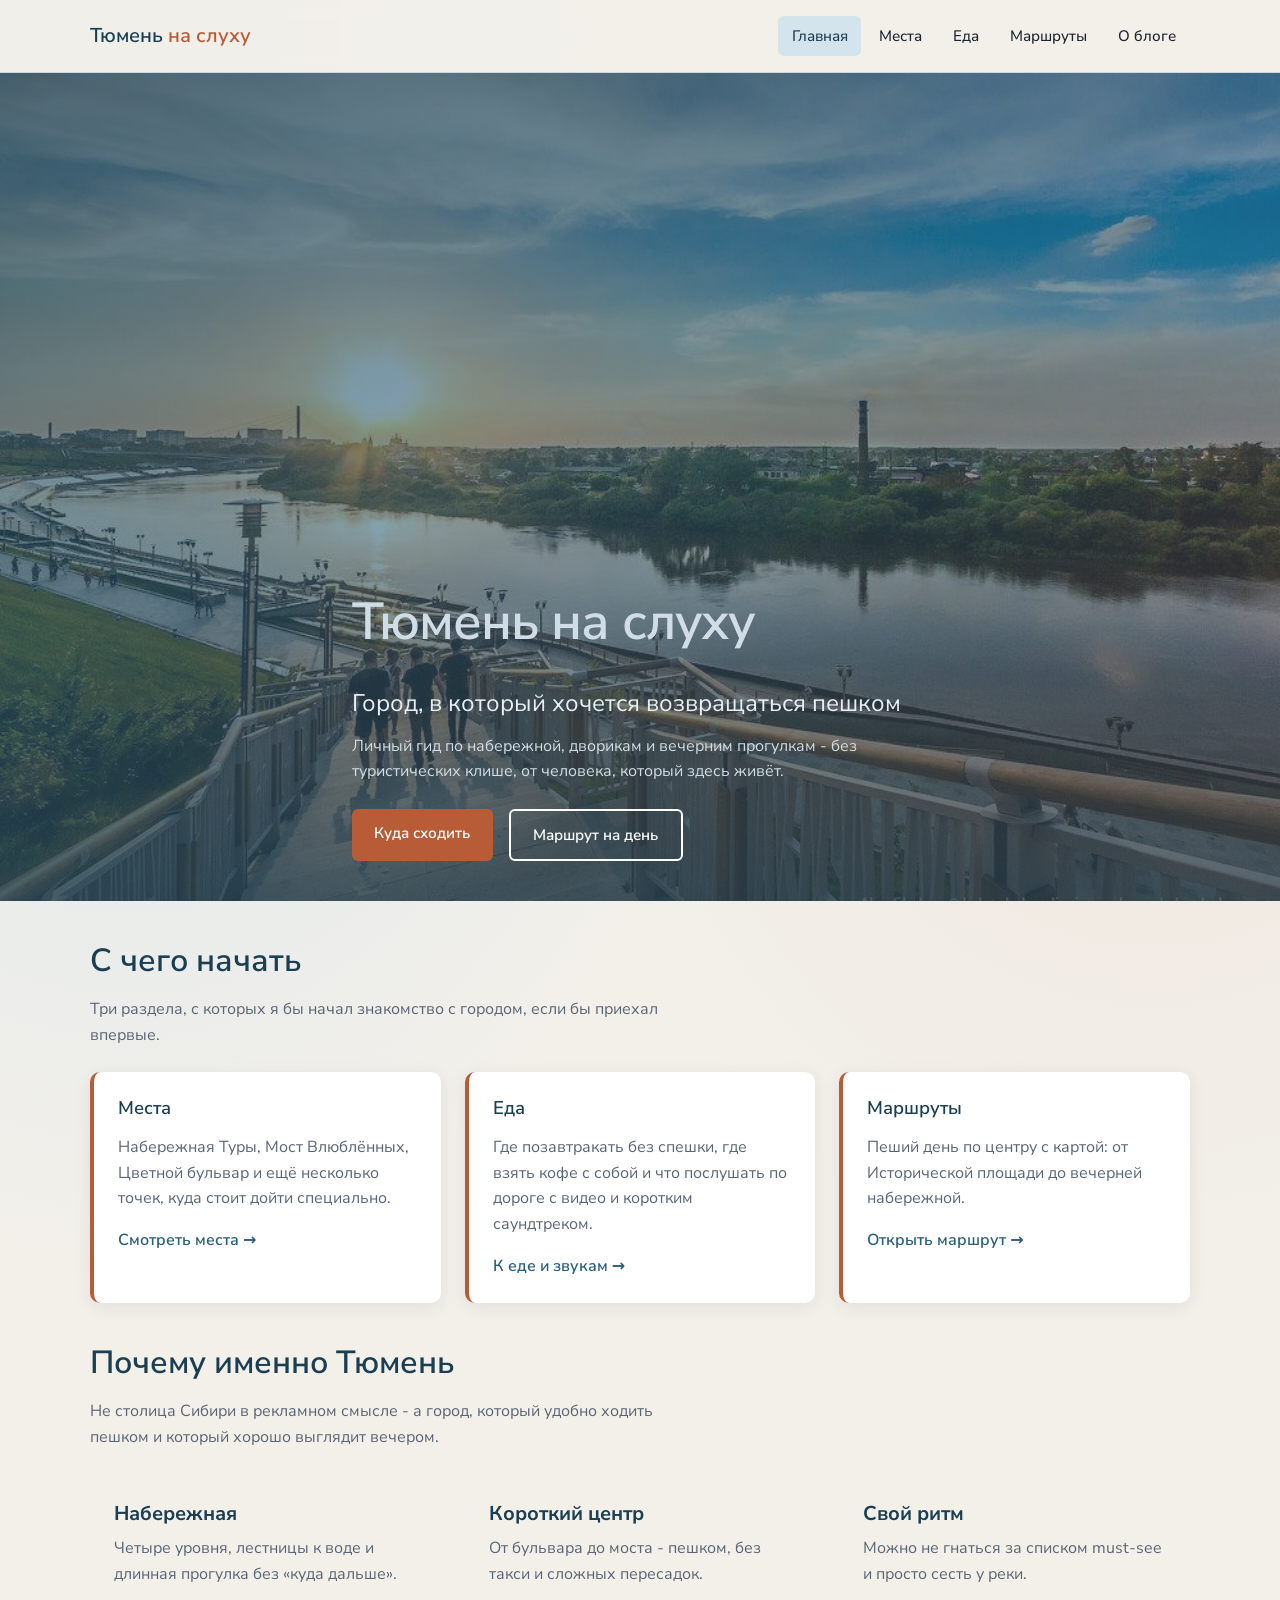
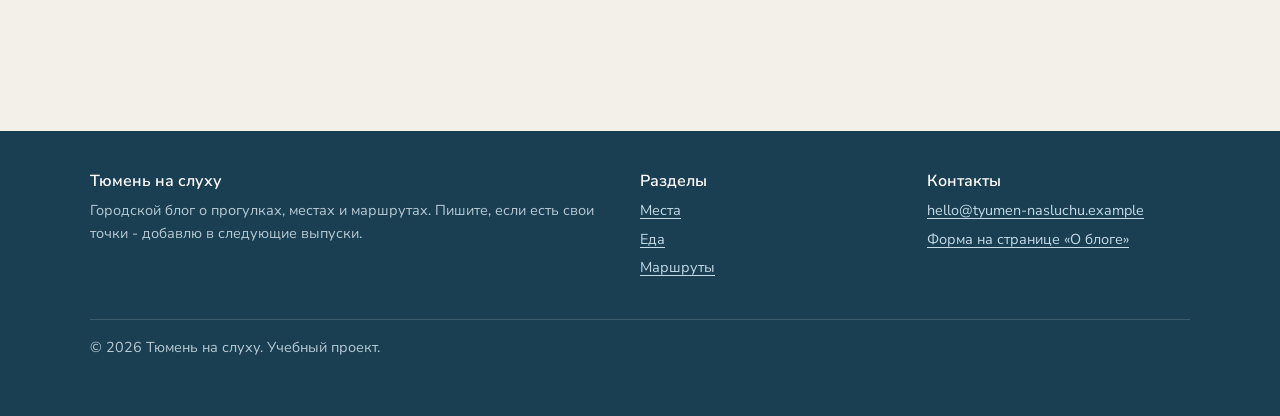
<file: index.html>
<!DOCTYPE html>
<html lang="ru">
<head>
  <meta charset="UTF-8">
  <meta name="viewport" content="width=device-width, initial-scale=1.0">
  <title>Тюмень на слуху - городской блог</title>
  <link rel="preconnect" href="https://fonts.googleapis.com">
  <link rel="preconnect" href="https://fonts.gstatic.com" crossorigin>
  <link href="https://fonts.googleapis.com/css2?family=Nunito+Sans:wght@400;500;600;700&display=swap" rel="stylesheet">
  <link rel="stylesheet" href="css/style.css">
</head>
<body>
  <header class="site-header">
    <div class="container header-inner">
      <a class="logo" href="index.html">Тюмень <span>на слуху</span></a>
      <button class="nav-toggle" type="button" aria-label="Открыть меню" aria-expanded="false">
        <span></span><span></span><span></span>
      </button>
      <nav class="site-nav" aria-label="Основное меню">
        <ul>
          <li><a class="active" href="index.html">Главная</a></li>
          <li><a href="places.html">Места</a></li>
          <li><a href="food.html">Еда</a></li>
          <li><a href="routes.html">Маршруты</a></li>
          <li><a href="about.html">О блоге</a></li>
        </ul>
      </nav>
    </div>
  </header>

  <main>
    <section class="hero">
      <div class="container hero-content">
        <p class="hero-brand">Тюмень на слуху</p>
        <h1>Город, в который хочется возвращаться пешком</h1>
        <p>Личный гид по набережной, дворикам и вечерним прогулкам - без туристических клише, от человека, который здесь живёт.</p>
        <div class="hero-actions">
          <a class="btn btn-primary" href="places.html">Куда сходить</a>
          <a class="btn btn-secondary" href="routes.html">Маршрут на день</a>
        </div>
      </div>
    </section>

    <section class="section">
      <div class="container">
        <h2 class="section-title">С чего начать</h2>
        <p class="section-lead">Три раздела, с которых я бы начал знакомство с городом, если бы приехал впервые.</p>
        <div class="teasers">
          <article class="teaser">
            <h3>Места</h3>
            <p>Набережная Туры, Мост Влюблённых, Цветной бульвар и ещё несколько точек, куда стоит дойти специально.</p>
            <a href="places.html">Смотреть места →</a>
          </article>
          <article class="teaser">
            <h3>Еда</h3>
            <p>Где позавтракать без спешки, где взять кофе с собой и что послушать по дороге с видео и коротким саундтреком.</p>
            <a href="food.html">К еде и звукам →</a>
          </article>
          <article class="teaser">
            <h3>Маршруты</h3>
            <p>Пеший день по центру с картой: от Исторической площади до вечерней набережной.</p>
            <a href="routes.html">Открыть маршрут →</a>
          </article>
        </div>
      </div>
    </section>

    <section class="section" style="padding-top: 0;">
      <div class="container">
        <h2 class="section-title">Почему именно Тюмень</h2>
        <p class="section-lead">Не столица Сибири в рекламном смысле - а город, который удобно ходить пешком и который хорошо выглядит вечером.</p>
        <div class="why-grid">
          <div class="why-item">
            <strong>Набережная</strong>
            <p>Четыре уровня, лестницы к воде и длинная прогулка без «куда дальше».</p>
          </div>
          <div class="why-item">
            <strong>Короткий центр</strong>
            <p>От бульвара до моста - пешком, без такси и сложных пересадок.</p>
          </div>
          <div class="why-item">
            <strong>Свой ритм</strong>
            <p>Можно не гнаться за списком must-see и просто сесть у реки.</p>
          </div>
        </div>
      </div>
    </section>
  </main>

  <footer class="site-footer">
    <div class="container footer-inner">
      <div>
        <h3>Тюмень на слуху</h3>
        <p>Городской блог о прогулках, местах и маршрутах. Пишите, если есть свои точки - добавлю в следующие выпуски.</p>
      </div>
      <div>
        <h3>Разделы</h3>
        <ul>
          <li><a href="places.html">Места</a></li>
          <li><a href="food.html">Еда</a></li>
          <li><a href="routes.html">Маршруты</a></li>
        </ul>
      </div>
      <div>
        <h3>Контакты</h3>
        <ul>
          <li><a href="mailto:hello@tyumen-nasluchu.example">hello@tyumen-nasluchu.example</a></li>
          <li><a href="about.html">Форма на странице «О блоге»</a></li>
        </ul>
      </div>
      <p class="footer-copy">© 2026 Тюмень на слуху. Учебный проект.</p>
    </div>
  </footer>

  <script src="js/menu.js"></script>
</body>
</html>
</file>
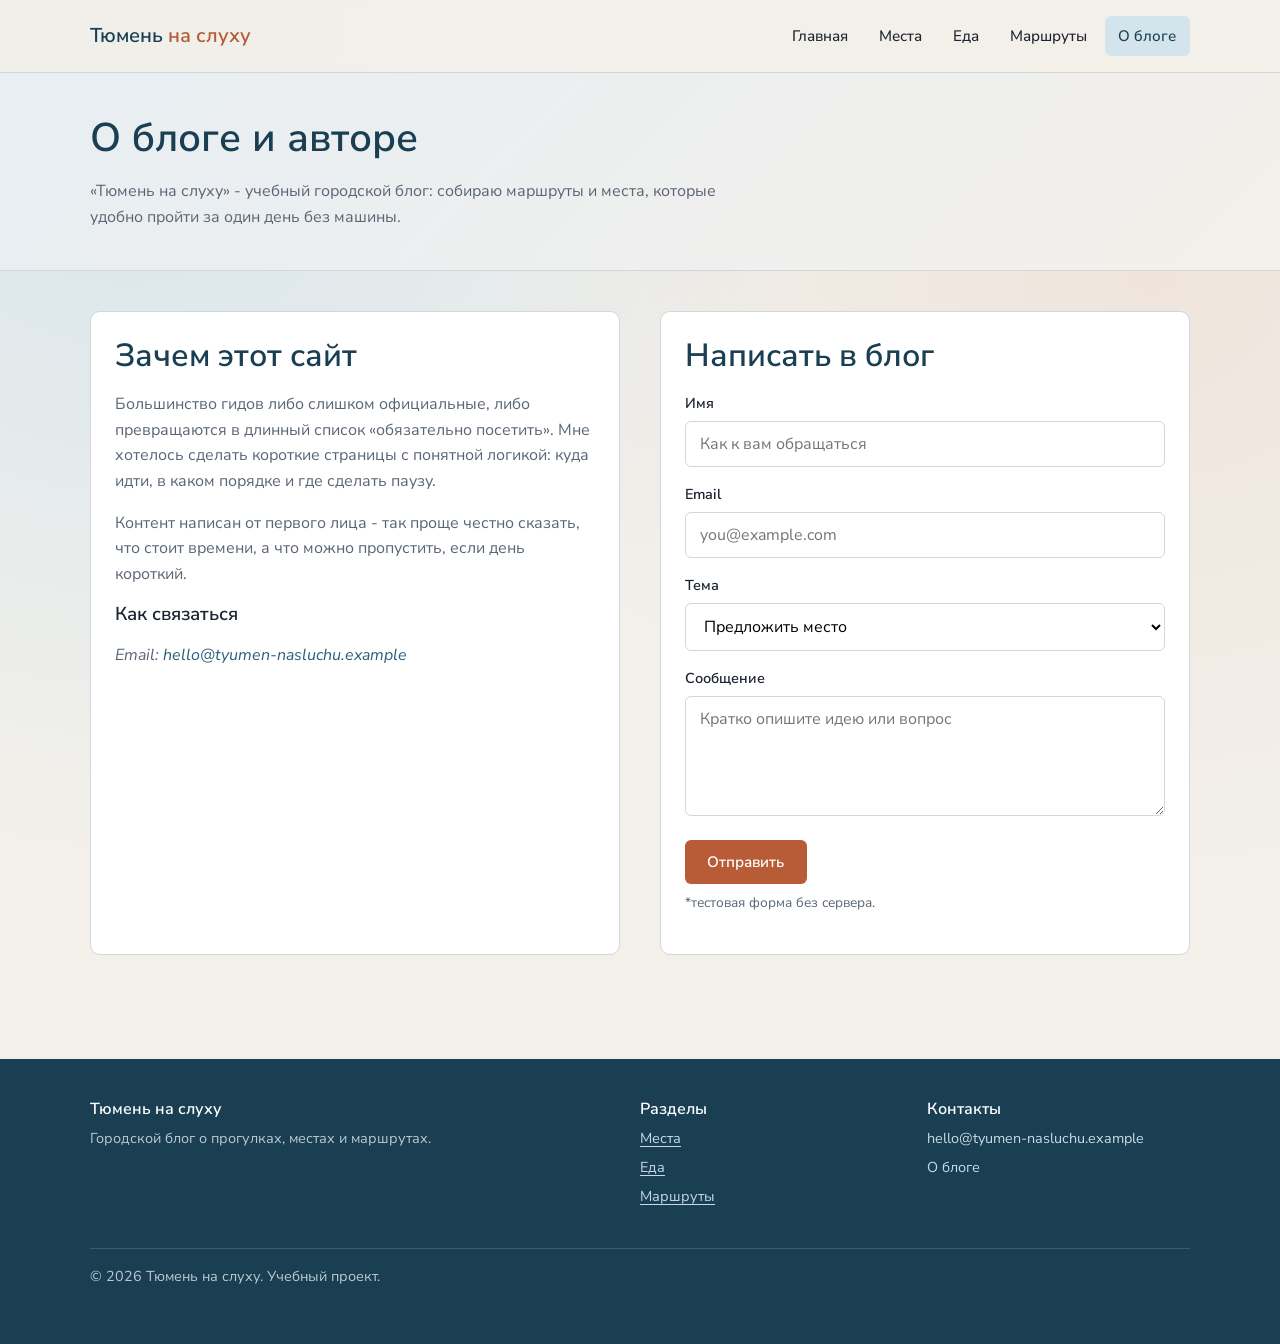
<file: about.html>
<!DOCTYPE html>
<html lang="ru">
<head>
  <meta charset="UTF-8">
  <meta name="viewport" content="width=device-width, initial-scale=1.0">
  <title>О блоге - Тюмень на слуху</title>
  <link rel="preconnect" href="https://fonts.googleapis.com">
  <link rel="preconnect" href="https://fonts.gstatic.com" crossorigin>
  <link href="https://fonts.googleapis.com/css2?family=Nunito+Sans:wght@400;500;600;700&display=swap" rel="stylesheet">
  <link rel="stylesheet" href="css/style.css">
</head>
<body>
  <header class="site-header">
    <div class="container header-inner">
      <a class="logo" href="index.html">Тюмень <span>на слуху</span></a>
      <button class="nav-toggle" type="button" aria-label="Открыть меню" aria-expanded="false">
        <span></span><span></span><span></span>
      </button>
      <nav class="site-nav" aria-label="Основное меню">
        <ul>
          <li><a href="index.html">Главная</a></li>
          <li><a href="places.html">Места</a></li>
          <li><a href="food.html">Еда</a></li>
          <li><a href="routes.html">Маршруты</a></li>
          <li><a class="active" href="about.html">О блоге</a></li>
        </ul>
      </nav>
    </div>
  </header>

  <main>
    <section class="page-hero">
      <div class="container">
        <h1>О блоге и авторе</h1>
        <p>«Тюмень на слуху» - учебный городской блог: собираю маршруты и места, которые удобно пройти за один день без машины.</p>
      </div>
    </section>

    <section class="section">
      <div class="container about-grid">
        <article class="about-card">
          <h2 class="section-title">Зачем этот сайт</h2>
          <p>Большинство гидов либо слишком официальные, либо превращаются в длинный список «обязательно посетить». Мне хотелось сделать короткие страницы с понятной логикой: куда идти, в каком порядке и где сделать паузу.</p>
          <p>Контент написан от первого лица - так проще честно сказать, что стоит времени, а что можно пропустить, если день короткий.</p>
          <h3>Как связаться</h3>
          <address>
            <p>
              Email:
              <a class="underline-link" href="mailto:hello@tyumen-nasluchu.example">hello@tyumen-nasluchu.example</a>
            </p> 
          </address>
        </article>

        <div class="about-card">
          <h2 class="section-title">Написать в блог</h2>
          <form class="contact-form" action="#" method="get">
            <div class="field">
              <label for="name">Имя</label>
              <input type="text" id="name" name="name" placeholder="Как к вам обращаться" required>
            </div>
            <div class="field">
              <label for="email">Email</label>
              <input type="email" id="email" name="email" placeholder="you@example.com" required>
            </div>
            <div class="field">
              <label for="topic">Тема</label>
              <select id="topic" name="topic">
                <option value="place">Предложить место</option>
                <option value="route">Идея маршрута</option>
                <option value="other">Другое</option>
              </select>
            </div>
            <div class="field">
              <label for="message">Сообщение</label>
              <textarea id="message" name="message" placeholder="Кратко опишите идею или вопрос" required></textarea>
            </div>
            <button class="btn btn-primary" type="submit">Отправить</button>
            <p class="form-note">*тестовая форма без сервера.</p>
          </form>
        </div>
      </div>
    </section>
  </main>

  <footer class="site-footer">
    <div class="container footer-inner">
      <div>
        <h3>Тюмень на слуху</h3>
        <p>Городской блог о прогулках, местах и маршрутах.</p>
      </div>
      <div>
        <h3>Разделы</h3>
        <ul>
          <li><a href="places.html">Места</a></li>
          <li><a href="food.html">Еда</a></li>
          <li><a href="routes.html">Маршруты</a></li>
        </ul>
      </div>
      <div>
        <h3>Контакты</h3>
        <ul>
          <li><a class="underline-link" href="mailto:hello@tyumen-nasluchu.example">hello@tyumen-nasluchu.example</a></li>
          <li><a class="underline-link" href="about.html">О блоге</a></li>
        </ul>
      </div>
      <p class="footer-copy">© 2026 Тюмень на слуху. Учебный проект.</p>
    </div>
  </footer>

  <script src="js/menu.js"></script>
</body>
</html>
</file>
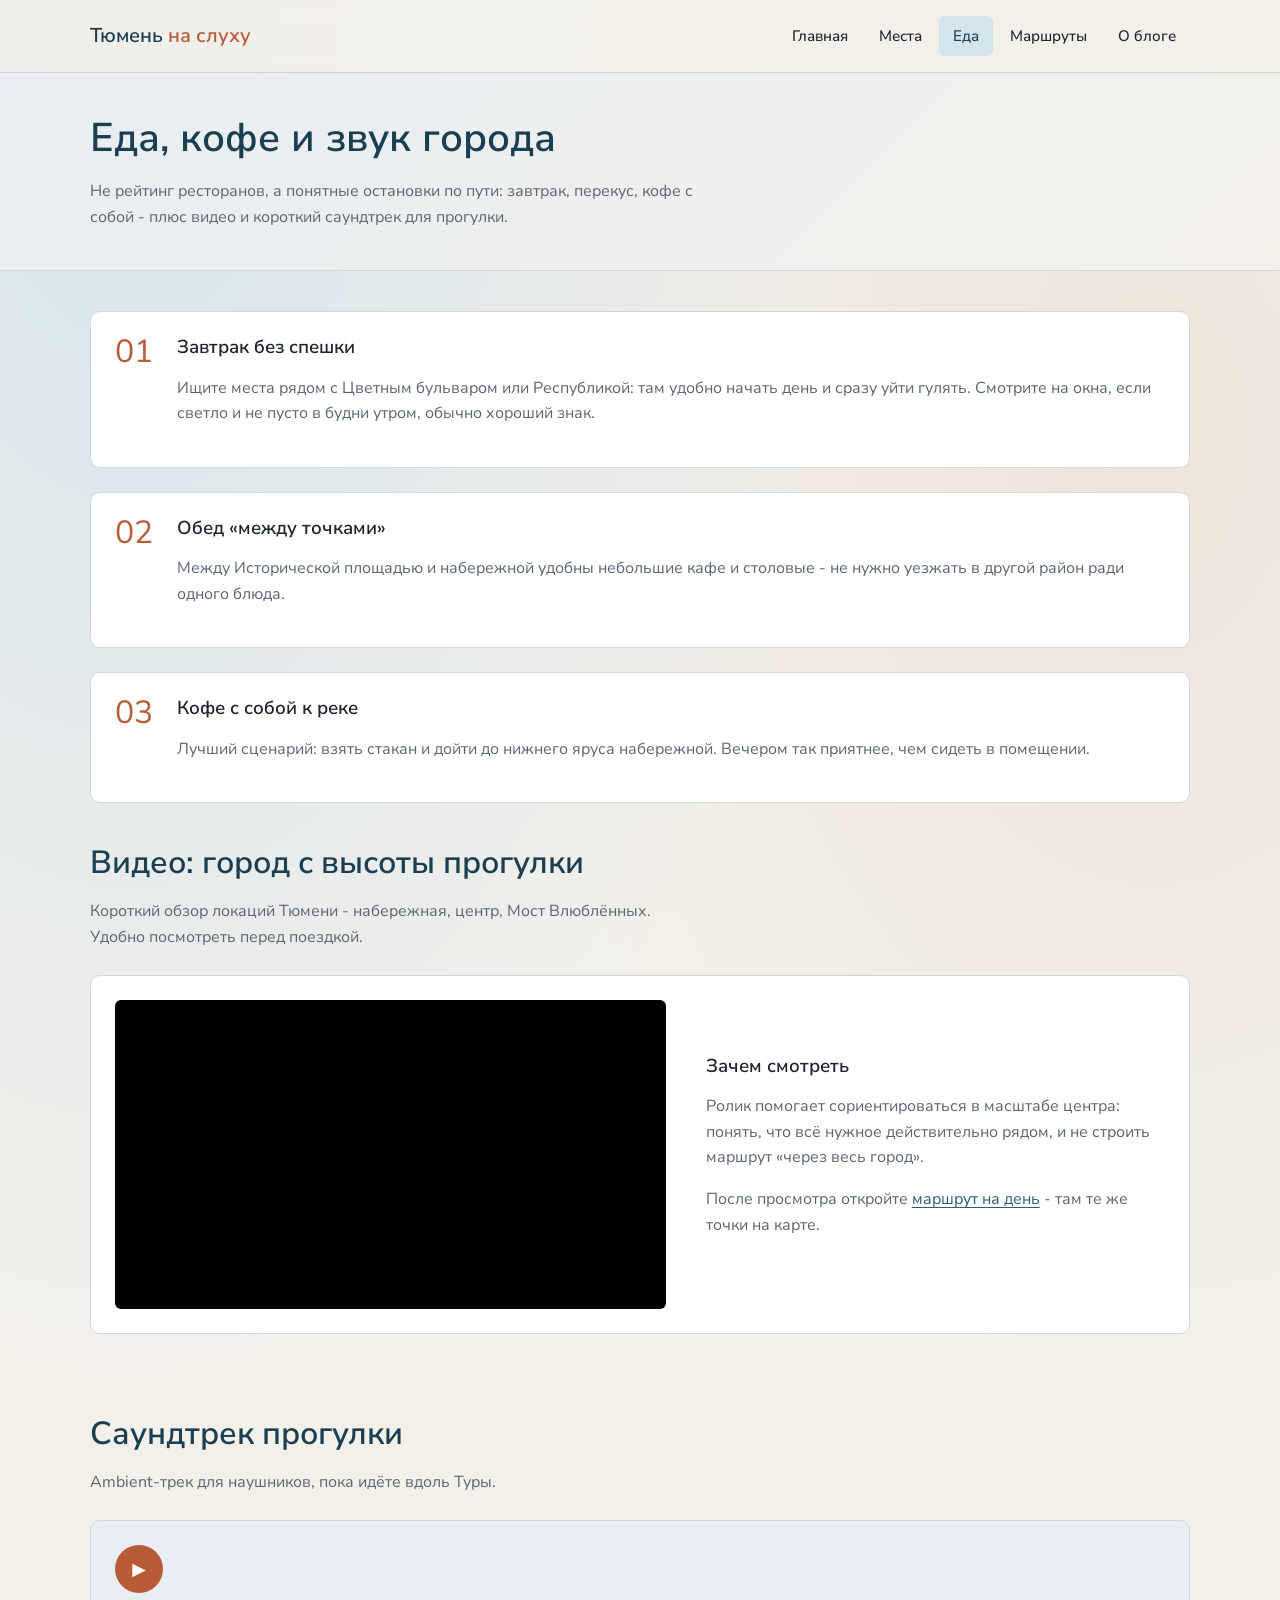
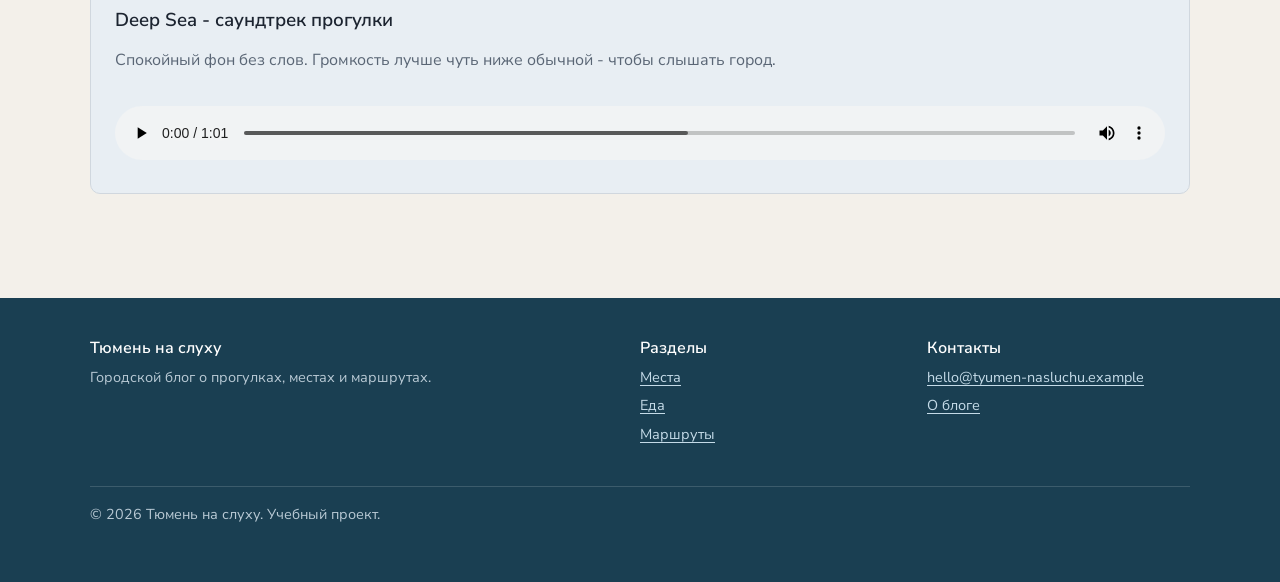
<file: food.html>
<!DOCTYPE html>
<html lang="ru">
<head>
  <meta charset="UTF-8">
  <meta name="viewport" content="width=device-width, initial-scale=1.0">
  <title>Еда и звуки - Тюмень на слуху</title>
  <link rel="preconnect" href="https://fonts.googleapis.com">
  <link rel="preconnect" href="https://fonts.gstatic.com" crossorigin>
  <link href="https://fonts.googleapis.com/css2?family=Nunito+Sans:wght@400;500;600;700&display=swap" rel="stylesheet">
  <link rel="stylesheet" href="css/style.css">
</head>
<body>
  <header class="site-header">
    <div class="container header-inner">
      <a class="logo" href="index.html">Тюмень <span>на слуху</span></a>
      <button class="nav-toggle" type="button" aria-label="Открыть меню" aria-expanded="false">
        <span></span><span></span><span></span>
      </button>
      <nav class="site-nav" aria-label="Основное меню">
        <ul>
          <li><a href="index.html">Главная</a></li>
          <li><a href="places.html">Места</a></li>
          <li><a class="active" href="food.html">Еда</a></li>
          <li><a href="routes.html">Маршруты</a></li>
          <li><a href="about.html">О блоге</a></li>
        </ul>
      </nav>
    </div>
  </header>

  <main>
    <section class="page-hero">
      <div class="container">
        <h1>Еда, кофе и звук города</h1>
        <p>Не рейтинг ресторанов, а понятные остановки по пути: завтрак, перекус, кофе с собой - плюс видео и короткий саундтрек для прогулки.</p>
      </div>
    </section>

    <section class="section">
      <div class="container food-list">
        <article class="food-item">
          <div class="food-num">01</div>
          <div>
            <h3>Завтрак без спешки</h3>
            <p>Ищите места рядом с Цветным бульваром или Республикой: там удобно начать день и сразу уйти гулять. Смотрите на окна, если светло и не пусто в будни утром, обычно хороший знак.</p>
          </div>
        </article>
        <article class="food-item">
          <div class="food-num">02</div>
          <div>
            <h3>Обед «между точками»</h3>
            <p>Между Исторической площадью и набережной удобны небольшие кафе и столовые - не нужно уезжать в другой район ради одного блюда.</p>
          </div>
        </article>
        <article class="food-item">
          <div class="food-num">03</div>
          <div>
            <h3>Кофе с собой к реке</h3>
            <p>Лучший сценарий: взять стакан и дойти до нижнего яруса набережной. Вечером так приятнее, чем сидеть в помещении.</p>
          </div>
        </article>
      </div>
    </section>

    <section class="section" style="padding-top: 0;">
      <div class="container">
        <h2 class="section-title">Видео: город с высоты прогулки</h2>
        <p class="section-lead">Короткий обзор локаций Тюмени - набережная, центр, Мост Влюблённых. Удобно посмотреть перед поездкой.</p>
        <div class="media-block">
          <div class="video-wrap">
            <iframe
              src="https://www.youtube.com/embed/LAcdP-x4Im4"
              title="Обзор Тюмени: места и прогулки"
              allow="accelerometer; autoplay; clipboard-write; encrypted-media; gyroscope; picture-in-picture"
              allowfullscreen
              loading="lazy"></iframe>
          </div>
          <div>
            <h3>Зачем смотреть</h3>
            <p>Ролик помогает сориентироваться в масштабе центра: понять, что всё нужное действительно рядом, и не строить маршрут «через весь город».</p>
            <p>После просмотра откройте <a href="routes.html">маршрут на день</a> - там те же точки на карте.</p>
          </div>
        </div>
      </div>
    </section>

    <section class="section">
      <div class="container">
        <h2 class="section-title">Саундтрек прогулки</h2>
        <p class="section-lead">Ambient-трек для наушников, пока идёте вдоль Туры.</p>
        <div class="audio-box">
          <div class="audio-pulse" aria-hidden="true">▶</div>
          <h3>Deep Sea - саундтрек прогулки</h3>
          <p>Спокойный фон без слов. Громкость лучше чуть ниже обычной - чтобы слышать город.</p>
          <audio controls preload="metadata">
            <source src="audio/marmixer-deep-sea-324392.mp3" type="audio/mpeg">
            Ваш браузер не поддерживает аудиоэлемент.
          </audio>
        </div>
      </div>
    </section>
  </main>

  <footer class="site-footer">
    <div class="container footer-inner">
      <div>
        <h3>Тюмень на слуху</h3>
        <p>Городской блог о прогулках, местах и маршрутах.</p>
      </div>
      <div>
        <h3>Разделы</h3>
        <ul>
          <li><a href="places.html">Места</a></li>
          <li><a href="food.html">Еда</a></li>
          <li><a href="routes.html">Маршруты</a></li>
        </ul>
      </div>
      <div>
        <h3>Контакты</h3>
        <ul>
          <li><a href="mailto:hello@tyumen-nasluchu.example">hello@tyumen-nasluchu.example</a></li>
          <li><a href="about.html">О блоге</a></li>
        </ul>
      </div>
      <p class="footer-copy">© 2026 Тюмень на слуху. Учебный проект.</p>
    </div>
  </footer>

  <script src="js/menu.js"></script>
</body>
</html>
</file>
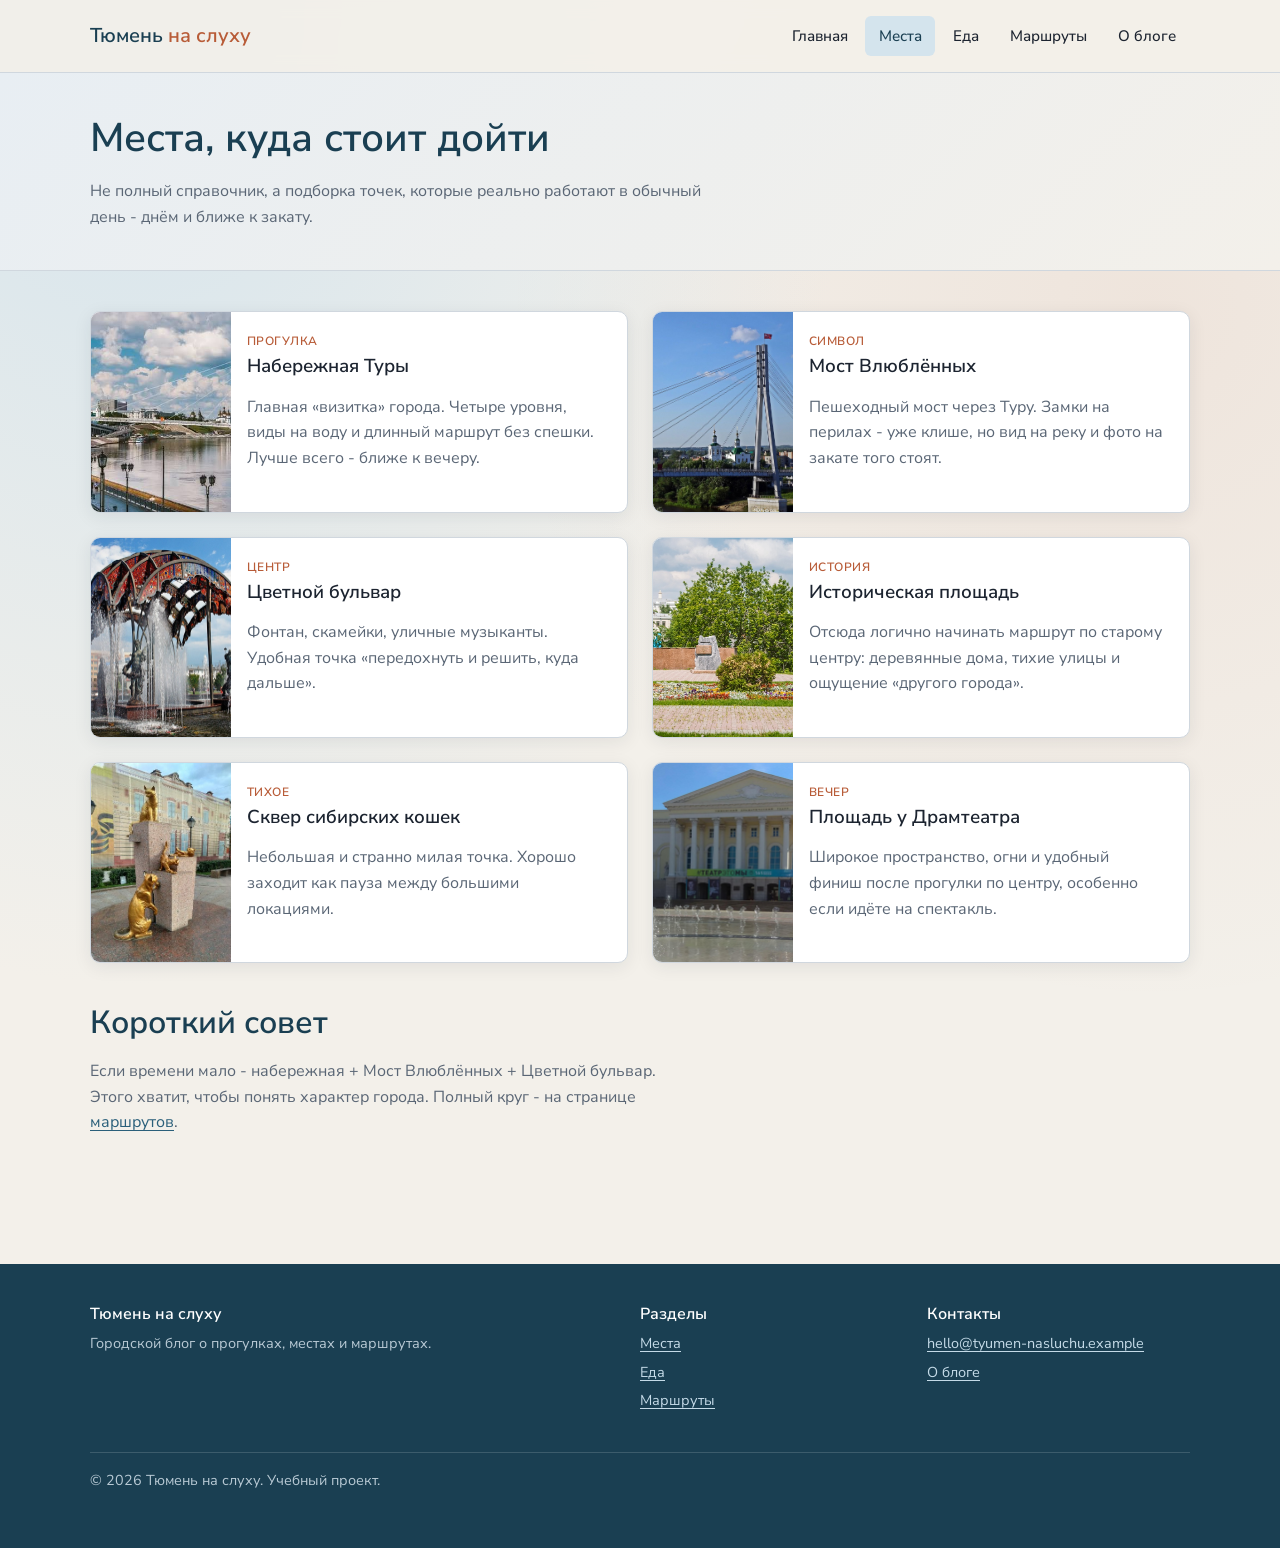
<file: places.html>
<!DOCTYPE html>
<html lang="ru">
<head>
  <meta charset="UTF-8">
  <meta name="viewport" content="width=device-width, initial-scale=1.0">
  <title>Места - Тюмень на слуху</title>
  <link rel="preconnect" href="https://fonts.googleapis.com">
  <link rel="preconnect" href="https://fonts.gstatic.com" crossorigin>
  <link href="https://fonts.googleapis.com/css2?family=Nunito+Sans:wght@400;500;600;700&display=swap" rel="stylesheet">
  <link rel="stylesheet" href="css/style.css">
</head>
<body>
  <header class="site-header">
    <div class="container header-inner">
      <a class="logo" href="index.html">Тюмень <span>на слуху</span></a>
      <button class="nav-toggle" type="button" aria-label="Открыть меню" aria-expanded="false">
        <span></span><span></span><span></span>
      </button>
      <nav class="site-nav" aria-label="Основное меню">
        <ul>
          <li><a href="index.html">Главная</a></li>
          <li><a class="active" href="places.html">Места</a></li>
          <li><a href="food.html">Еда</a></li>
          <li><a href="routes.html">Маршруты</a></li>
          <li><a href="about.html">О блоге</a></li>
        </ul>
      </nav>
    </div>
  </header>

  <main>
    <section class="page-hero">
      <div class="container">
        <h1>Места, куда стоит дойти</h1>
        <p>Не полный справочник, а подборка точек, которые реально работают в обычный день - днём и ближе к закату.</p>
      </div>
    </section>

    <section class="section">
      <div class="container places-grid">
        <article class="place-card">
          <img src="images/набережная-туры-превью.jpeg" alt="Набережная реки Туры в Тюмени" width="280" height="200">
          <div class="card-body">
            <span class="place-tag">Прогулка</span>
            <h3>Набережная Туры</h3>
            <p>Главная «визитка» города. Четыре уровня, виды на воду и длинный маршрут без спешки. Лучше всего - ближе к вечеру.</p>
          </div>
        </article>

        <article class="place-card">
          <img src="images/мост-влюбленных.jpg" alt="Мост Влюблённых в Тюмени" width="280" height="200">
          <div class="card-body">
            <span class="place-tag">Символ</span>
            <h3>Мост Влюблённых</h3>
            <p>Пешеходный мост через Туру. Замки на перилах - уже клише, но вид на реку и фото на закате того стоят.</p>
          </div>
        </article>

        <article class="place-card">
          <img src="images/цветной-бульвар.jpg" alt="Цветной бульвар в центре Тюмени" width="280" height="200">
          <div class="card-body">
            <span class="place-tag">Центр</span>
            <h3>Цветной бульвар</h3>
            <p>Фонтан, скамейки, уличные музыканты. Удобная точка «передохнуть и решить, куда дальше».</p>
          </div>
        </article>

        <article class="place-card">
          <img src="images/историческая-площадь.jpg" alt="Историческая площадь в Тюмени" width="280" height="200">
          <div class="card-body">
            <span class="place-tag">История</span>
            <h3>Историческая площадь</h3>
            <p>Отсюда логично начинать маршрут по старому центру: деревянные дома, тихие улицы и ощущение «другого города».</p>
          </div>
        </article>

        <article class="place-card">
          <img src="images/сквер-сибирских-кошек.jpg" alt="Сквер сибирских кошек в Тюмени" width="280" height="200">
          <div class="card-body">
            <span class="place-tag">Тихое</span>
            <h3>Сквер сибирских кошек</h3>
            <p>Небольшая и странно милая точка. Хорошо заходит как пауза между большими локациями.</p>
          </div>
        </article>

        <article class="place-card">
          <img src="images/площадь-у-драмтеатра.jpg" alt="Площадь у Драмтеатра в Тюмени" width="280" height="200">
          <div class="card-body">
            <span class="place-tag">Вечер</span>
            <h3>Площадь у Драмтеатра</h3>
            <p>Широкое пространство, огни и удобный финиш после прогулки по центру, особенно если идёте на спектакль.</p>
          </div>
        </article>
      </div>
    </section>

    <section class="section" style="padding-top: 0;">
      <div class="container">
        <h2 class="section-title">Короткий совет</h2>
        <p class="section-lead">Если времени мало - набережная + Мост Влюблённых + Цветной бульвар. Этого хватит, чтобы понять характер города. Полный круг - на странице <a href="routes.html">маршрутов</a>.</p>
      </div>
    </section>
  </main>

  <footer class="site-footer">
    <div class="container footer-inner">
      <div>
        <h3>Тюмень на слуху</h3>
        <p>Городской блог о прогулках, местах и маршрутах.</p>
      </div>
      <div>
        <h3>Разделы</h3>
        <ul>
          <li><a href="places.html">Места</a></li>
          <li><a href="food.html">Еда</a></li>
          <li><a href="routes.html">Маршруты</a></li>
        </ul>
      </div>
      <div>
        <h3>Контакты</h3>
        <ul>
          <li><a href="mailto:hello@tyumen-nasluchu.example">hello@tyumen-nasluchu.example</a></li>
          <li><a href="about.html">О блоге</a></li>
        </ul>
      </div>
      <p class="footer-copy">© 2026 Тюмень на слуху. Учебный проект.</p>
    </div>
  </footer>

  <script src="js/menu.js"></script>
</body>
</html>
</file>
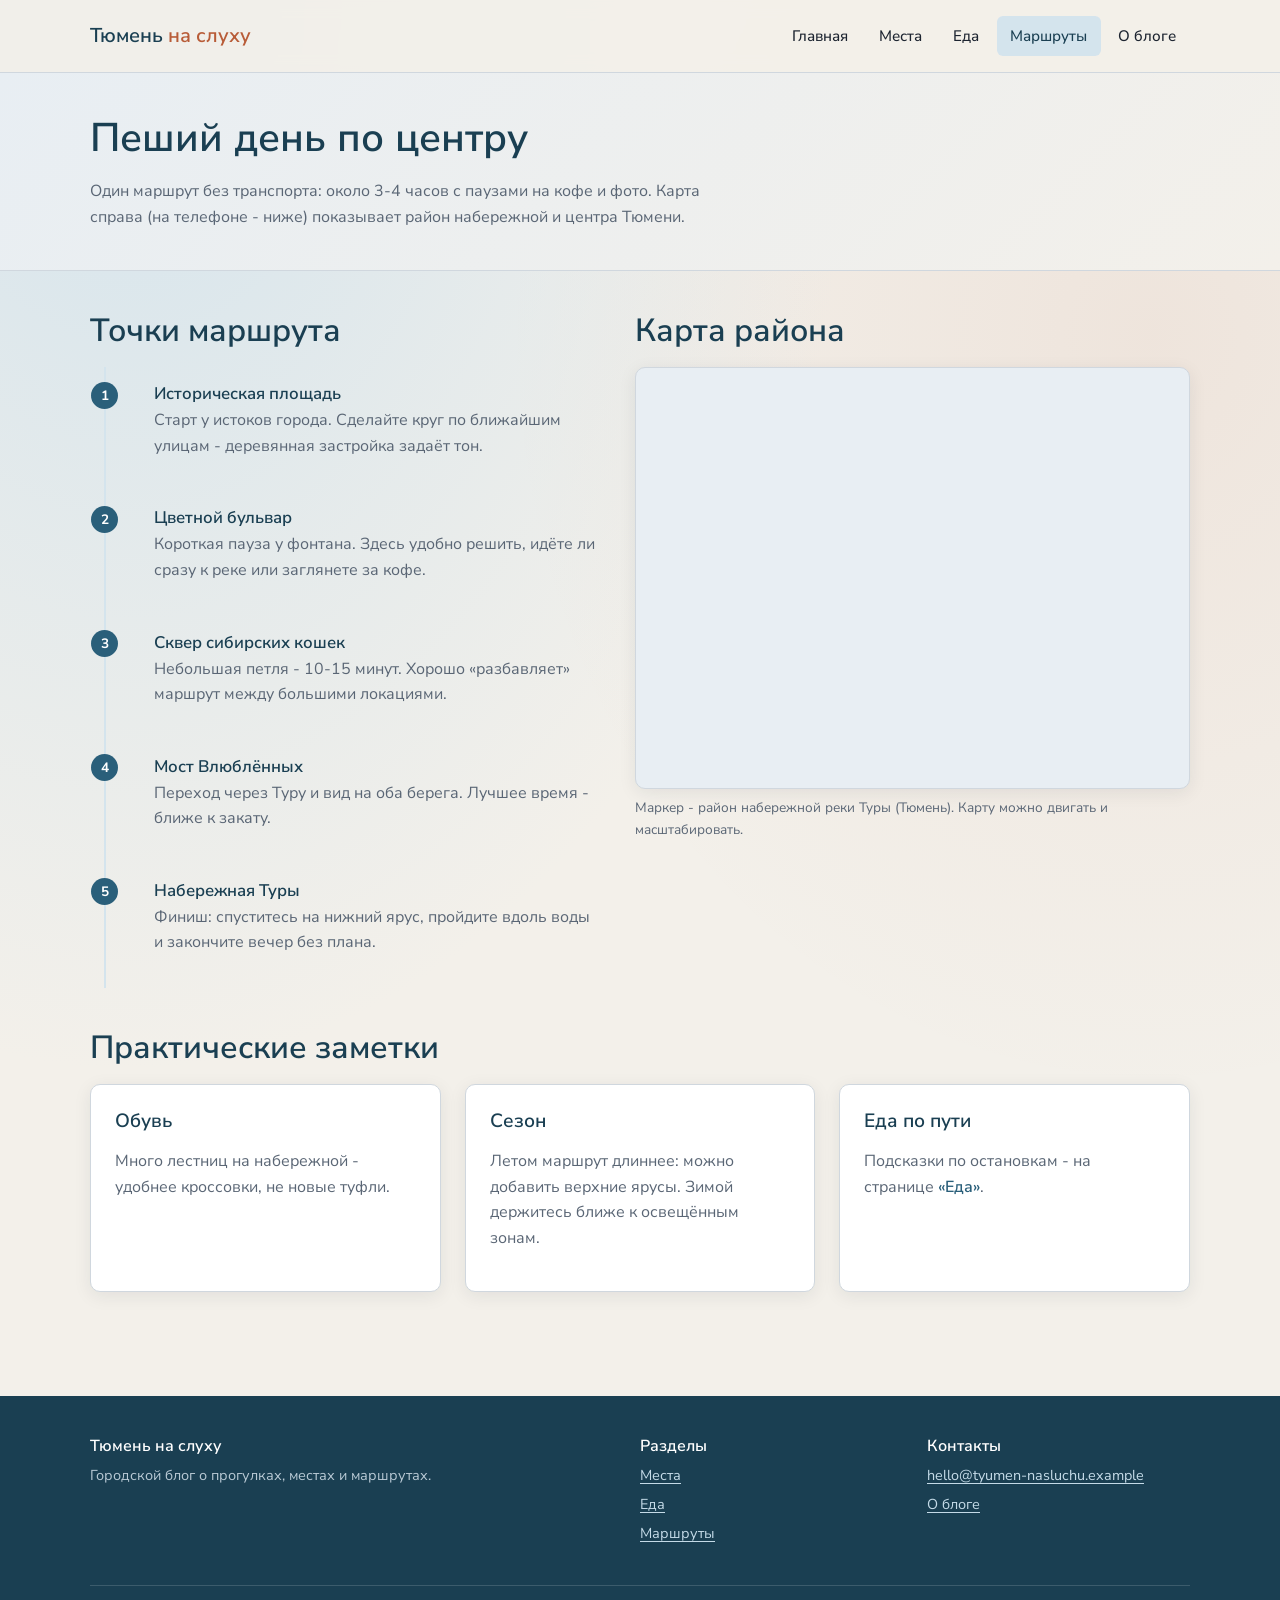
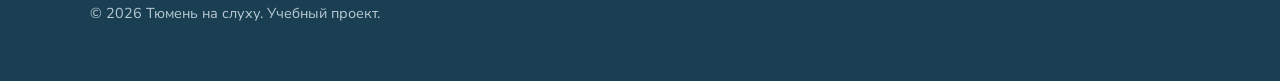
<file: routes.html>
<!DOCTYPE html>
<html lang="ru">
<head>
  <meta charset="UTF-8">
  <meta name="viewport" content="width=device-width, initial-scale=1.0">
  <title>Маршруты - Тюмень на слуху</title>
  <link rel="preconnect" href="https://fonts.googleapis.com">
  <link rel="preconnect" href="https://fonts.gstatic.com" crossorigin>
  <link href="https://fonts.googleapis.com/css2?family=Nunito+Sans:wght@400;500;600;700&display=swap" rel="stylesheet">
  <link rel="stylesheet" href="css/style.css">
</head>
<body>
  <header class="site-header">
    <div class="container header-inner">
      <a class="logo" href="index.html">Тюмень <span>на слуху</span></a>
      <button class="nav-toggle" type="button" aria-label="Открыть меню" aria-expanded="false">
        <span></span><span></span><span></span>
      </button>
      <nav class="site-nav" aria-label="Основное меню">
        <ul>
          <li><a href="index.html">Главная</a></li>
          <li><a href="places.html">Места</a></li>
          <li><a href="food.html">Еда</a></li>
          <li><a class="active" href="routes.html">Маршруты</a></li>
          <li><a href="about.html">О блоге</a></li>
        </ul>
      </nav>
    </div>
  </header>

  <main>
    <section class="page-hero">
      <div class="container">
        <h1>Пеший день по центру</h1>
        <p>Один маршрут без транспорта: около 3-4 часов с паузами на кофе и фото. Карта справа (на телефоне - ниже) показывает район набережной и центра Тюмени.</p>
      </div>
    </section>

    <section class="section">
      <div class="container routes-layout">
        <div>
          <h2 class="section-title">Точки маршрута</h2>
          <ol class="route-steps">
            <li>
              <h3>Историческая площадь</h3>
              <p>Старт у истоков города. Сделайте круг по ближайшим улицам - деревянная застройка задаёт тон.</p>
            </li>
            <li>
              <h3>Цветной бульвар</h3>
              <p>Короткая пауза у фонтана. Здесь удобно решить, идёте ли сразу к реке или заглянете за кофе.</p>
            </li>
            <li>
              <h3>Сквер сибирских кошек</h3>
              <p>Небольшая петля - 10-15 минут. Хорошо «разбавляет» маршрут между большими локациями.</p>
            </li>
            <li>
              <h3>Мост Влюблённых</h3>
              <p>Переход через Туру и вид на оба берега. Лучшее время - ближе к закату.</p>
            </li>
            <li>
              <h3>Набережная Туры</h3>
              <p>Финиш: спуститесь на нижний ярус, пройдите вдоль воды и закончите вечер без плана.</p>
            </li>
          </ol>
        </div>

        <div>
          <h2 class="section-title">Карта района</h2>
          <div class="map-wrap">
            
            <iframe
              src="https://yandex.ru/map-widget/v1/?ll=65.534300%2C57.153200&z=15&l=map&pt=65.534300,57.153200,pm2rdm"
              title="Интерактивная карта: набережная Тюмени"
              allowfullscreen
              loading="lazy"></iframe>
          </div>
          <p class="map-caption">Маркер - район набережной реки Туры (Тюмень). Карту можно двигать и масштабировать.</p>
        </div>
      </div>
    </section>

    <section class="section" style="padding-top: 0;">
      <div class="container">
        <h2 class="section-title">Практические заметки</h2>
        <div class="cards">
          <article class="card">
            <div class="card-body">
              <h3>Обувь</h3>
              <p>Много лестниц на набережной - удобнее кроссовки, не новые туфли.</p>
            </div>
          </article>
          <article class="card">
            <div class="card-body">
              <h3>Сезон</h3>
              <p>Летом маршрут длиннее: можно добавить верхние ярусы. Зимой держитесь ближе к освещённым зонам.</p>
            </div>
          </article>
          <article class="card">
            <div class="card-body">
              <h3>Еда по пути</h3>
              <p>Подсказки по остановкам - на странице <a class="card-link" href="food.html">«Еда»</a>.</p>
            </div>
          </article>
        </div>
      </div>
    </section>
  </main>

  <footer class="site-footer">
    <div class="container footer-inner">
      <div>
        <h3>Тюмень на слуху</h3>
        <p>Городской блог о прогулках, местах и маршрутах.</p>
      </div>
      <div>
        <h3>Разделы</h3>
        <ul>
          <li><a href="places.html">Места</a></li>
          <li><a href="food.html">Еда</a></li>
          <li><a href="routes.html">Маршруты</a></li>
        </ul>
      </div>
      <div>
        <h3>Контакты</h3>
        <ul>
          <li><a href="mailto:hello@tyumen-nasluchu.example">hello@tyumen-nasluchu.example</a></li>
          <li><a href="about.html">О блоге</a></li>
        </ul>
      </div>
      <p class="footer-copy">© 2026 Тюмень на слуху. Учебный проект.</p>
    </div>
  </footer>

  <script src="js/menu.js"></script>
</body>
</html>
</file>
<file: css/style.css>
:root {
  --color-bg: #f3f0ea;
  --color-bg-alt: #e8eef3;
  --color-surface: #ffffff;
  --color-text: #1c2430;
  --color-muted: #5a6675;
  --color-river: #2a5f7a;
  --color-river-dark: #1a3f52;
  --color-brick: #b85c38;
  --color-brick-hover: #9a4a2c;
  --color-accent-soft: #d4e4ed;
  --color-border: #d0d7de;
  --font-sans: "Nunito Sans", system-ui, sans-serif;
  --font-serif: "Nunito Sans", system-ui, sans-serif;
  --radius: 10px;
  --radius-sm: 6px;
  --space-xs: 0.5rem;
  --space-sm: 1rem;
  --space-md: 1.5rem;
  --space-lg: 2.5rem;
  --space-xl: 4rem;
  --shadow: 0 4px 18px rgba(28, 36, 48, 0.08);
  --shadow-hover: 0 10px 28px rgba(28, 36, 48, 0.14);
  --container: 1100px;
  --header-h: 72px;
  --transition: 0.25s ease;
}

*,
*::before,
*::after {
  box-sizing: border-box;
}

html {
  scroll-behavior: smooth;
}

body {
  margin: 0;
  font-family: var(--font-sans);
  font-size: 1rem;
  line-height: 1.6;
  color: var(--color-text);
  background:
    radial-gradient(ellipse at 10% 0%, var(--color-accent-soft) 0%, transparent 45%),
    radial-gradient(ellipse at 90% 20%, rgba(184, 92, 56, 0.08) 0%, transparent 40%),
    var(--color-bg);
  min-height: 100vh;
  display: flex;
  flex-direction: column;
  overflow-x: hidden;
}

img,
video,
iframe {
  max-width: 100%;
  height: auto;
  display: block;
}

a {
  color: var(--color-river);
  text-decoration-thickness: 1px;
  text-underline-offset: 3px;
  transition: color var(--transition);
}

a:hover {
  color: var(--color-brick);
}

h1,
h2,
h3 {
  font-family: var(--font-serif);
  line-height: 1.25;
  font-weight: 600;
  margin: 0 0 var(--space-sm);
}

p {
  margin: 0 0 var(--space-sm);
  color: var(--color-muted);
}

.container {
  width: min(100% - 2rem, var(--container));
  margin-inline: auto;
}

.site-header {
  position: sticky;
  top: 0;
  z-index: 100;
  background: rgba(243, 240, 234, 0.92);
  backdrop-filter: blur(8px);
  border-bottom: 1px solid var(--color-border);
}

.header-inner {
  display: flex;
  align-items: center;
  justify-content: space-between;
  min-height: var(--header-h);
  gap: var(--space-sm);
}

.logo {
  font-family: var(--font-serif);
  font-size: 1.25rem;
  font-weight: 600;
  color: var(--color-river-dark);
  text-decoration: none;
  white-space: nowrap;
}

.logo span {
  color: var(--color-brick);
}

.nav-toggle {
  display: none;
  width: 44px;
  height: 44px;
  border: 1px solid var(--color-border);
  border-radius: var(--radius-sm);
  background: var(--color-surface);
  cursor: pointer;
  padding: 0;
  align-items: center;
  justify-content: center;
  flex-direction: column;
  gap: 5px;
}

.nav-toggle span {
  display: block;
  width: 20px;
  height: 2px;
  background: var(--color-text);
  transition: transform var(--transition), opacity var(--transition);
}

.site-nav ul {
  display: flex;
  list-style: none;
  margin: 0;
  padding: 0;
  gap: 0.25rem;
}

.site-nav a {
  display: block;
  padding: 0.5rem 0.85rem;
  text-decoration: none;
  color: var(--color-text);
  font-weight: 500;
  font-size: 0.95rem;
  border-radius: var(--radius-sm);
  transition: background var(--transition), color var(--transition);
}

.site-nav a:hover,
.site-nav a.active {
  background: var(--color-accent-soft);
  color: var(--color-river-dark);
}

main {
  flex: 1;
}

.site-footer {
  margin-top: var(--space-xl);
  background: var(--color-river-dark);
  color: #e8eef3;
  padding: var(--space-lg) 0;
}

.site-footer a {
  color: #c5dbe8;
}

.site-footer a:hover {
  color: #fff;
}

.footer-inner {
  display: grid;
  grid-template-columns: 2fr 1fr 1fr;
  gap: var(--space-md);
}

.site-footer h3 {
  font-size: 1rem;
  color: #fff;
  margin-bottom: var(--space-xs);
}

.site-footer p,
.site-footer li {
  color: #b8c9d4;
  font-size: 0.9rem;
}

.site-footer ul {
  list-style: none;
  margin: 0;
  padding: 0;
}

.site-footer li + li {
  margin-top: 0.35rem;
}

.footer-copy {
  grid-column: 1 / -1;
  margin-top: var(--space-sm);
  padding-top: var(--space-sm);
  border-top: 1px solid rgba(255, 255, 255, 0.15);
  font-size: 0.85rem;
  color: #8fa3b0;
}

.btn {
  display: inline-block;
  padding: 0.75rem 1.4rem;
  font-family: var(--font-sans);
  font-weight: 600;
  font-size: 0.95rem;
  border-radius: var(--radius-sm);
  border: none;
  cursor: pointer;
  text-decoration: none;
  transition: background var(--transition), transform var(--transition), box-shadow var(--transition);
}

.btn-primary {
  background: var(--color-brick);
  color: #fff;
}

.btn-primary:hover {
  background: var(--color-brick-hover);
  color: #fff;
  transform: translateY(-2px);
  box-shadow: var(--shadow);
}

.btn-secondary {
  background: transparent;
  color: var(--color-river-dark);
  border: 2px solid var(--color-river);
}

.btn-secondary:hover {
  background: var(--color-river);
  color: #fff;
  transform: translateY(-2px);
}

.section {
  padding: var(--space-lg) 0;
}

.section-title {
  font-size: clamp(1.5rem, 3vw, 2rem);
  color: var(--color-river-dark);
}

.section-lead {
  max-width: 36rem;
  margin-bottom: var(--space-md);
}

.hero {
  position: relative;
  min-height: calc(100vh - var(--header-h));
  display: flex;
  align-items: flex-end;
  padding: var(--space-xl) 0 var(--space-lg);
  background:
    linear-gradient(160deg, rgba(26, 63, 82, 0.75) 0%, rgba(42, 95, 122, 0.55) 45%, rgba(184, 92, 56, 0.35) 100%),
    url("../images/набережная-тюмень.jpg") center / cover no-repeat;
  color: #fff;
  overflow: hidden;
}

.hero::after {
  content: "";
  position: absolute;
  inset: 0;
  background: linear-gradient(to top, rgba(26, 63, 82, 0.7) 0%, transparent 50%);
  pointer-events: none;
}

.hero-content {
  position: relative;
  z-index: 1;
  max-width: 36rem;
  animation: fadeUp 0.9s ease both;
}

.hero-brand {
  font-family: var(--font-serif);
  font-size: clamp(2rem, 5vw, 3.25rem);
  font-weight: 600;
  margin: 0 0 var(--space-xs);
  color: #fff;
  letter-spacing: -0.02em;
}

.hero h1 {
  font-size: clamp(1.15rem, 2.5vw, 1.5rem);
  font-weight: 400;
  font-family: var(--font-sans);
  color: #e8eef3;
  margin-bottom: var(--space-sm);
}

.hero p {
  color: #d0dde6;
  margin-bottom: var(--space-md);
}

.hero-actions {
  display: flex;
  flex-wrap: wrap;
  gap: var(--space-sm);
}

.hero .btn-secondary {
  border-color: #fff;
  color: #fff;
}

.hero .btn-secondary:hover {
  background: #fff;
  color: var(--color-river-dark);
}

@keyframes fadeUp {
  from {
    opacity: 0;
    transform: translateY(24px);
  }
  to {
    opacity: 1;
    transform: translateY(0);
  }
}

.page-hero {
  padding: var(--space-lg) 0 var(--space-md);
  border-bottom: 1px solid var(--color-border);
  background: linear-gradient(135deg, var(--color-bg-alt), var(--color-bg));
}

.page-hero h1 {
  font-size: clamp(1.75rem, 4vw, 2.5rem);
  color: var(--color-river-dark);
  animation: fadeUp 0.7s ease both;
}

.page-hero p {
  max-width: 40rem;
  animation: fadeUp 0.7s ease 0.1s both;
}

.cards {
  display: grid;
  grid-template-columns: repeat(3, 1fr);
  gap: var(--space-md);
}

.card {
  background: var(--color-surface);
  border-radius: var(--radius);
  overflow: hidden;
  box-shadow: var(--shadow);
  border: 1px solid var(--color-border);
  transition: transform var(--transition), box-shadow var(--transition);
}

.card:hover {
  transform: translateY(-6px);
  box-shadow: var(--shadow-hover);
}

.card img {
  width: 100%;
  aspect-ratio: 16 / 10;
  object-fit: cover;
}

.card-body {
  padding: var(--space-md);
}

.card h3 {
  font-size: 1.2rem;
  color: var(--color-river-dark);
}

.card a.card-link {
  font-weight: 600;
  text-decoration: none;
}

.teasers {
  display: grid;
  grid-template-columns: repeat(3, 1fr);
  gap: var(--space-md);
}

.teaser {
  padding: var(--space-md);
  background: var(--color-surface);
  border-radius: var(--radius);
  border-left: 4px solid var(--color-brick);
  box-shadow: var(--shadow);
  transition: transform var(--transition);
}

.teaser:hover {
  transform: translateX(4px);
}

.teaser h3 {
  font-size: 1.15rem;
  color: var(--color-river-dark);
}

.teaser a {
  font-weight: 600;
  text-decoration: none;
}

.places-grid {
  display: grid;
  grid-template-columns: repeat(2, 1fr);
  gap: var(--space-md);
}

.place-card {
  display: grid;
  grid-template-columns: 140px 1fr;
  gap: var(--space-sm);
  background: var(--color-surface);
  border-radius: var(--radius);
  overflow: hidden;
  border: 1px solid var(--color-border);
  box-shadow: var(--shadow);
  transition: transform 0.3s ease, box-shadow 0.3s ease;
}

.place-card:hover {
  transform: scale(1.02);
  box-shadow: var(--shadow-hover);
}

.place-card img {
  width: 100%;
  height: 100%;
  min-height: 140px;
  object-fit: cover;
}

.place-card .card-body {
  padding: var(--space-sm) var(--space-md) var(--space-md) 0;
  align-self: center;
}

.place-tag {
  display: inline-block;
  font-size: 0.75rem;
  font-weight: 600;
  text-transform: uppercase;
  letter-spacing: 0.04em;
  color: var(--color-brick);
  margin-bottom: 0.25rem;
}

.media-block {
  display: grid;
  grid-template-columns: 1.2fr 1fr;
  gap: var(--space-lg);
  align-items: center;
  background: var(--color-surface);
  padding: var(--space-md);
  border-radius: var(--radius);
  border: 1px solid var(--color-border);
  transition: box-shadow var(--transition);
}

.media-block:hover,
.media-block:focus-within {
  box-shadow: var(--shadow-hover);
}

.video-wrap {
  position: relative;
  width: 100%;
  aspect-ratio: 16 / 9;
  border-radius: var(--radius-sm);
  overflow: hidden;
  background: #000;
}

.video-wrap iframe {
  position: absolute;
  inset: 0;
  width: 100%;
  height: 100%;
  border: 0;
}

.audio-box {
  position: relative;
  padding: var(--space-md);
  background: var(--color-bg-alt);
  border-radius: var(--radius);
  border: 1px solid var(--color-border);
}

.audio-pulse {
  width: 48px;
  height: 48px;
  border-radius: 50%;
  background: var(--color-brick);
  display: flex;
  align-items: center;
  justify-content: center;
  color: #fff;
  font-size: 1.1rem;
  margin-bottom: var(--space-sm);
  animation: pulse 2s ease-in-out infinite;
}

@keyframes pulse {
  0%,
  100% {
    transform: scale(1);
    box-shadow: 0 0 0 0 rgba(184, 92, 56, 0.4);
  }
  50% {
    transform: scale(1.05);
    box-shadow: 0 0 0 12px rgba(184, 92, 56, 0);
  }
}

.audio-box audio {
  width: 100%;
  margin-top: var(--space-sm);
}

.food-list {
  display: grid;
  gap: var(--space-md);
}

.food-item {
  display: grid;
  grid-template-columns: auto 1fr;
  gap: var(--space-md);
  padding: var(--space-md);
  background: var(--color-surface);
  border-radius: var(--radius);
  border: 1px solid var(--color-border);
  transition: border-color var(--transition), transform var(--transition);
}

.food-item:hover {
  border-color: var(--color-river);
  transform: translateX(6px);
}

.food-num {
  font-family: var(--font-serif);
  font-size: 2rem;
  color: var(--color-brick);
  line-height: 1;
  min-width: 2rem;
}

.routes-layout {
  display: grid;
  grid-template-columns: 1fr 1.1fr;
  gap: var(--space-lg);
  align-items: start;
}

.route-steps {
  list-style: none;
  margin: 0;
  padding: 0;
  counter-reset: step;
}

.route-steps li {
  position: relative;
  padding: var(--space-sm) 0 var(--space-sm) 3rem;
  border-left: 2px solid var(--color-accent-soft);
  margin-left: 0.85rem;
}

.route-steps li::before {
  counter-increment: step;
  content: counter(step);
  position: absolute;
  left: -0.9rem;
  top: 0.9rem;
  width: 1.7rem;
  height: 1.7rem;
  border-radius: 50%;
  background: var(--color-river);
  color: #fff;
  font-size: 0.85rem;
  font-weight: 700;
  display: flex;
  align-items: center;
  justify-content: center;
  animation: markerPop 0.6s ease both;
}

.route-steps li:nth-child(1)::before { animation-delay: 0.1s; }
.route-steps li:nth-child(2)::before { animation-delay: 0.25s; }
.route-steps li:nth-child(3)::before { animation-delay: 0.4s; }
.route-steps li:nth-child(4)::before { animation-delay: 0.55s; }
.route-steps li:nth-child(5)::before { animation-delay: 0.7s; }

@keyframes markerPop {
  from {
    transform: scale(0);
    opacity: 0;
  }
  to {
    transform: scale(1);
    opacity: 1;
  }
}

.route-steps h3 {
  font-size: 1.05rem;
  margin-bottom: 0.25rem;
  color: var(--color-river-dark);
}

.map-wrap {
  border-radius: var(--radius);
  overflow: hidden;
  border: 1px solid var(--color-border);
  box-shadow: var(--shadow);
  line-height: 0;
  background: var(--color-bg-alt);
}

.map-wrap iframe {
  display: block;
  width: 100%;
  height: 420px;
  border: 0;
}

.map-caption {
  font-size: 0.85rem;
  margin-top: var(--space-xs);
  color: var(--color-muted);
}

.about-grid {
  display: grid;
  grid-template-columns: 1fr 1fr;
  gap: var(--space-lg);
}

.about-card {
  background: var(--color-surface);
  padding: var(--space-md);
  border-radius: var(--radius);
  border: 1px solid var(--color-border);
}

.contact-form label {
  display: block;
  font-weight: 600;
  font-size: 0.9rem;
  margin-bottom: 0.35rem;
  color: var(--color-text);
}

.contact-form .field {
  margin-bottom: var(--space-sm);
}

.contact-form input,
.contact-form textarea,
.contact-form select {
  width: 100%;
  padding: 0.7rem 0.9rem;
  font-family: var(--font-sans);
  font-size: 1rem;
  border: 1px solid var(--color-border);
  border-radius: var(--radius-sm);
  background: #fff;
  transition: border-color var(--transition), box-shadow var(--transition);
}

.contact-form input:focus,
.contact-form textarea:focus,
.contact-form select:focus {
  outline: none;
  border-color: var(--color-river);
  box-shadow: 0 0 0 3px rgba(42, 95, 122, 0.15);
}

.contact-form textarea {
  min-height: 120px;
  resize: vertical;
}

.form-note {
  font-size: 0.85rem;
  margin-top: var(--space-xs);
}

.underline-link {
  text-decoration: none;
  background-image: linear-gradient(var(--color-brick), var(--color-brick));
  background-position: 0 100%;
  background-repeat: no-repeat;
  background-size: 0 2px;
  transition: background-size 0.3s ease, color var(--transition);
}

.underline-link:hover {
  background-size: 100% 2px;
  color: var(--color-brick);
}

.why-grid {
  display: grid;
  grid-template-columns: repeat(3, 1fr);
  gap: var(--space-md);
}

.why-item {
  text-align: left;
  padding: var(--space-md);
}

.why-item strong {
  display: block;
  font-family: var(--font-serif);
  font-size: 1.25rem;
  color: var(--color-river-dark);
  margin-bottom: 0.35rem;
}

@media (max-width: 1024px) {
  .cards,
  .teasers,
  .why-grid {
    grid-template-columns: repeat(2, 1fr);
  }

  .footer-inner {
    grid-template-columns: 1fr 1fr;
  }
}

@media (max-width: 768px) {
  .nav-toggle {
    display: flex;
  }

  .site-nav {
    position: absolute;
    top: var(--header-h);
    left: 0;
    right: 0;
    background: var(--color-bg);
    border-bottom: 1px solid var(--color-border);
    max-height: 0;
    overflow: hidden;
    transition: max-height 0.35s ease;
  }

  body.nav-open .site-nav {
    max-height: 320px;
  }

  body.nav-open .nav-toggle span:nth-child(1) {
    transform: translateY(7px) rotate(45deg);
  }

  body.nav-open .nav-toggle span:nth-child(2) {
    opacity: 0;
  }

  body.nav-open .nav-toggle span:nth-child(3) {
    transform: translateY(-7px) rotate(-45deg);
  }

  .site-nav ul {
    flex-direction: column;
    padding: var(--space-sm);
    gap: 0;
  }

  .site-nav a {
    padding: 0.75rem 1rem;
  }

  .cards,
  .teasers,
  .why-grid,
  .places-grid,
  .routes-layout,
  .about-grid,
  .media-block {
    grid-template-columns: 1fr;
  }

  .place-card {
    grid-template-columns: 100px 1fr;
  }

  .footer-inner {
    grid-template-columns: 1fr;
  }

  .hero {
    min-height: 70vh;
    align-items: center;
  }

  .map-wrap iframe {
    height: 280px;
  }
}

@media (max-width: 480px) {
  body {
    font-size: 0.95rem;
  }

  .place-card {
    grid-template-columns: 1fr;
    gap: 0;
  }

  .place-card img {
    aspect-ratio: 16 / 9;
    min-height: auto;
  }

  .place-card .card-body {
    padding: var(--space-md);
  }

  .hero-actions {
    flex-direction: column;
  }

  .btn {
    text-align: center;
  }

  .food-item {
    grid-template-columns: 1fr;
  }
}
</file>
